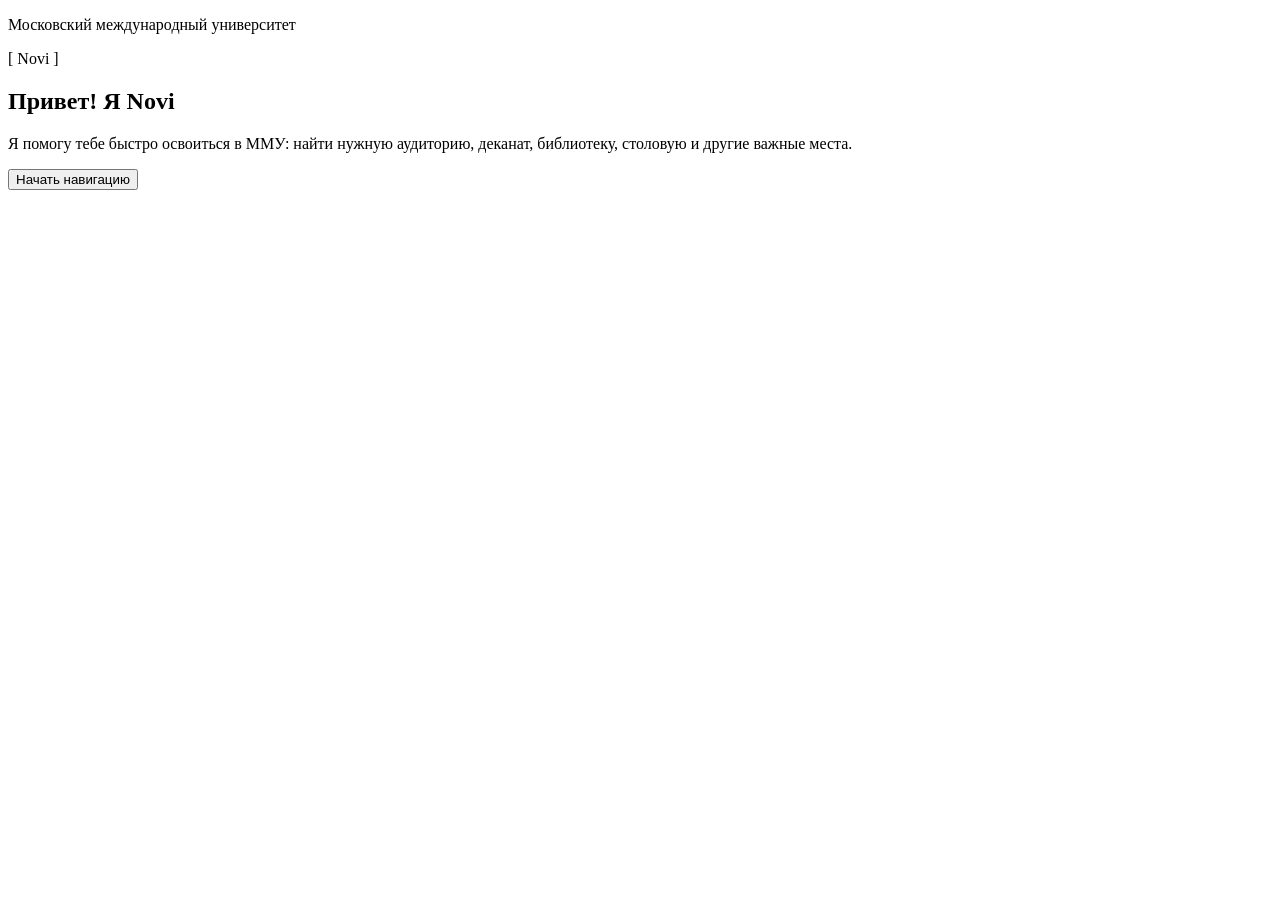
<file: frontend/index.html>
<!DOCTYPE html>
<html lang="ru">
<head>
  <meta charset="UTF-8" />
  <meta name="viewport" content="width=device-width, initial-scale=1.0" />
  <title>Novi — цифровой помощник ММУ</title>
</head>
<body>

  <header>
    <p>Московский международный университет</p>
  </header>

  <main>
    <section id="welcome-screen">

      <div id="mascot-placeholder" aria-hidden="true">[ Novi ]</div>

      <h1>Привет! Я Novi</h1>

      <p>
        Я помогу тебе быстро освоиться в ММУ: найти нужную аудиторию,
        деканат, библиотеку, столовую и другие важные места.
      </p>

      <button id="start-navigation-btn" type="button">Начать навигацию</button>

    </section>
  </main>

  <script>
    document.getElementById("start-navigation-btn").addEventListener("click", function () {
      console.log("TODO: переход к экрану 'Что ты хочешь найти?'");
    });
  </script>

</body>
</html>
</file>
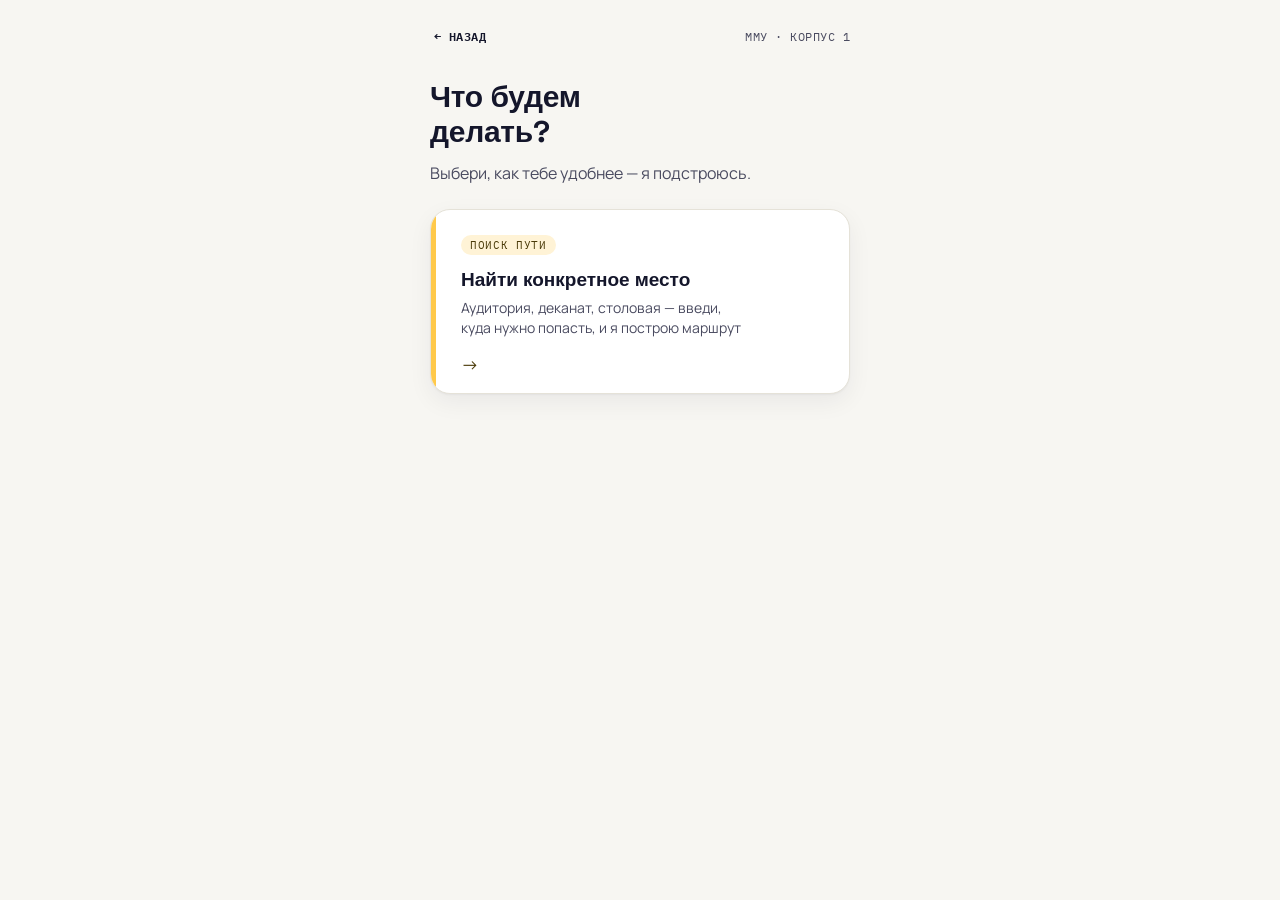
<file: frontend/choice.html>
<!DOCTYPE html>
<html lang="ru">
<head>
  <meta charset="UTF-8" />
  <meta name="viewport" content="width=device-width, initial-scale=1.0, viewport-fit=cover" />
  <title>Что будем делать? — Novi</title>
  <link rel="stylesheet" href="css/style.css" />
</head>
<body>

  <div class="screen">

    <div class="topbar">
      <a href="index.html" class="topbar__back" aria-label="Назад">← Назад</a>
      <span><a href="https://mi.university/" class="location-link">ММУ</a> · Корпус 1</span>
    </div>
    <h1>Что будем<br/>делать?</h1>
    <p class="lede">Выбери, как тебе удобнее — я подстроюсь.</p>

    <div class="choice-list">

      <a href="map.html" class="choice-card choice-card--path">
        <span class="choice-card__label">Поиск пути</span>
        <h2 class="choice-card__title">Найти конкретное место</h2>
        <p class="choice-card__desc">
          Аудитория, деканат, столовая — введи, куда нужно попасть,
          и я построю маршрут
        </p>
        <div class="choice-card__footer">
          <span class="choice-card__arrow" aria-hidden="true">→</span>
        </div>
      </a>

    </div>

    <div class="spacer"></div>

  </div>
 
</body>
</html>
</file>
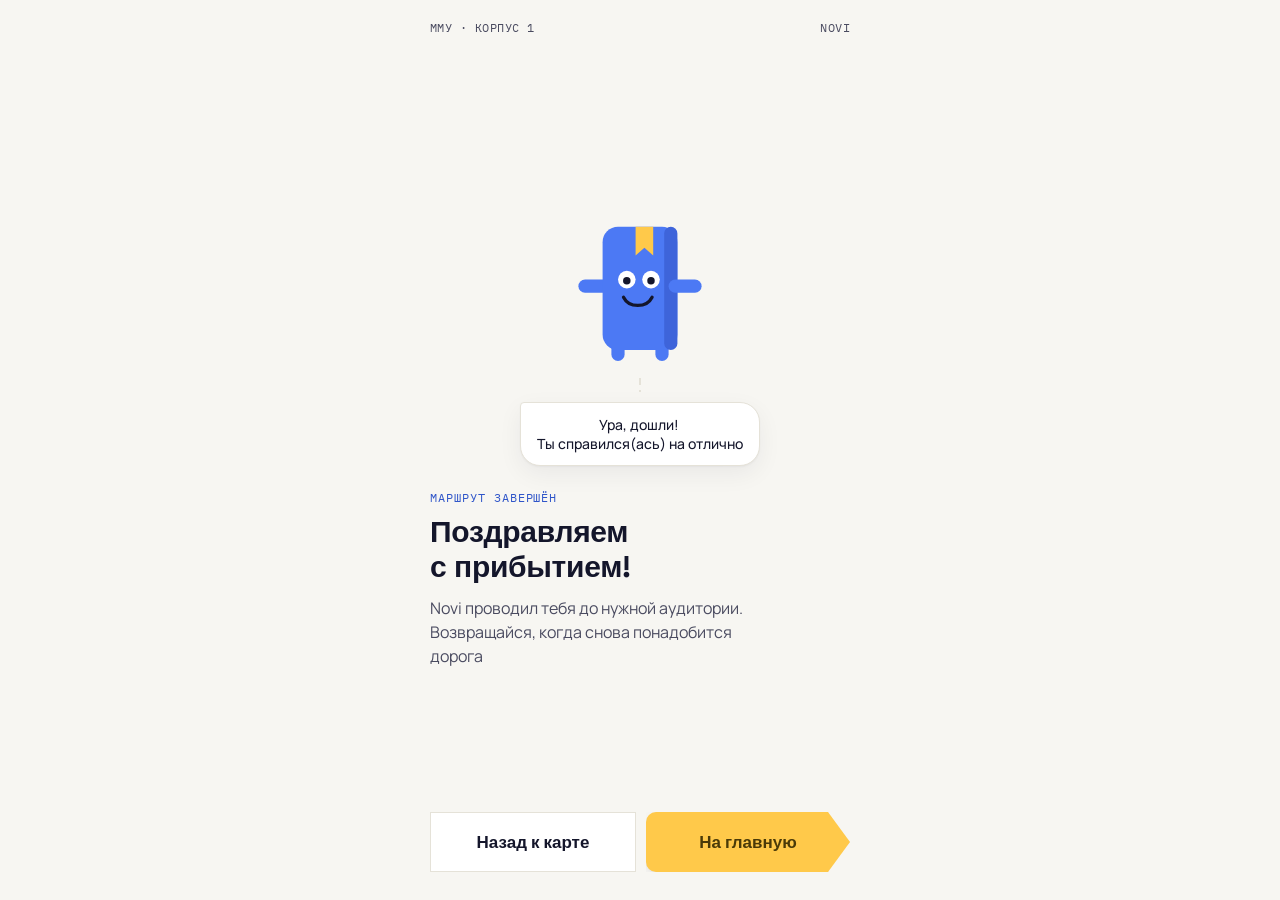
<file: frontend/finish.html>
<!DOCTYPE html>
<html lang="ru">
<head>
  <meta charset="UTF-8" />
  <meta name="viewport" content="width=device-width, initial-scale=1.0, viewport-fit=cover" />
  <title>Вы на месте — Novi</title>
  <link rel="stylesheet" href="css/style.css" />
</head>
<body>

  <div class="screen">

    <div class="topbar">
      <span>
      <a href="https://mi.university/" class="location-link">ММУ</a> · Корпус 1
      </span>
      <span>Novi</span>
    </div>

    <div class="spacer"></div>
    <div class="hero-mascot">

      <svg class="mascot mascot--celebrate" viewBox="0 0 120 150" fill="none" xmlns="http://www.w3.org/2000/svg" role="img" aria-label="Novi, маскот-книга, прыгает и радуется двумя руками">
        <g class="mascot__body">

          <rect class="mascot__leg mascot__leg--left" x="34" y="122" width="12" height="18" rx="6" fill="var(--mascot-blue)"/>
          <rect class="mascot__leg mascot__leg--right" x="74" y="122" width="12" height="18" rx="6" fill="var(--mascot-blue)"/>

          <rect class="mascot__wave-arm mascot__wave-arm--left" x="4" y="66" width="30" height="12" rx="6" fill="var(--mascot-blue)"/>

          <rect x="26" y="18" width="68" height="112" rx="14" fill="var(--mascot-blue)"/>
          <rect x="82" y="18" width="12" height="112" rx="6" fill="#3E64DA"/>

          <path d="M56 18H72V44L64 37L56 44V18Z" fill="var(--accent)"/>

          <circle cx="48" cy="66" r="8" fill="white"/>
          <circle cx="48" cy="67" r="3.4" fill="var(--ink)"/>
          <circle cx="70" cy="66" r="8" fill="white"/>
          <circle cx="70" cy="67" r="3.4" fill="var(--ink)"/>
          <path d="M45 82C50 92 66 92 71 82" stroke="var(--ink)" stroke-width="3" stroke-linecap="round" fill="none"/>

          <rect class="mascot__wave-arm mascot__wave-arm--right" x="86" y="66" width="30" height="12" rx="6" fill="var(--mascot-blue)"/>
        </g>
      </svg>

      <div class="route-line route-line--short"></div>
      <div class="bubble">Ура, дошли!&nbsp;<br>
        Ты справился(ась) на отлично
      </div>

    </div>

    <div style="margin-top: 20px;">
      <p class="eyebrow">Маршрут завершён</p>
      <h1>Поздравляем<br/>с прибытием!</h1>
      <p class="lede">
        Novi проводил тебя до нужной аудитории. Возвращайся, когда снова понадобится дорога
      </p>
    </div>

    <div class="spacer"></div>

    <div class="btn-row">
      <a href="map.html" class="btn-secondary">Назад к карте</a>
      <a href="index.html" class="btn-primary tag">
        <span>На главную</span>
      </a>
    </div>
  </div>

</body>
</html>
</file>
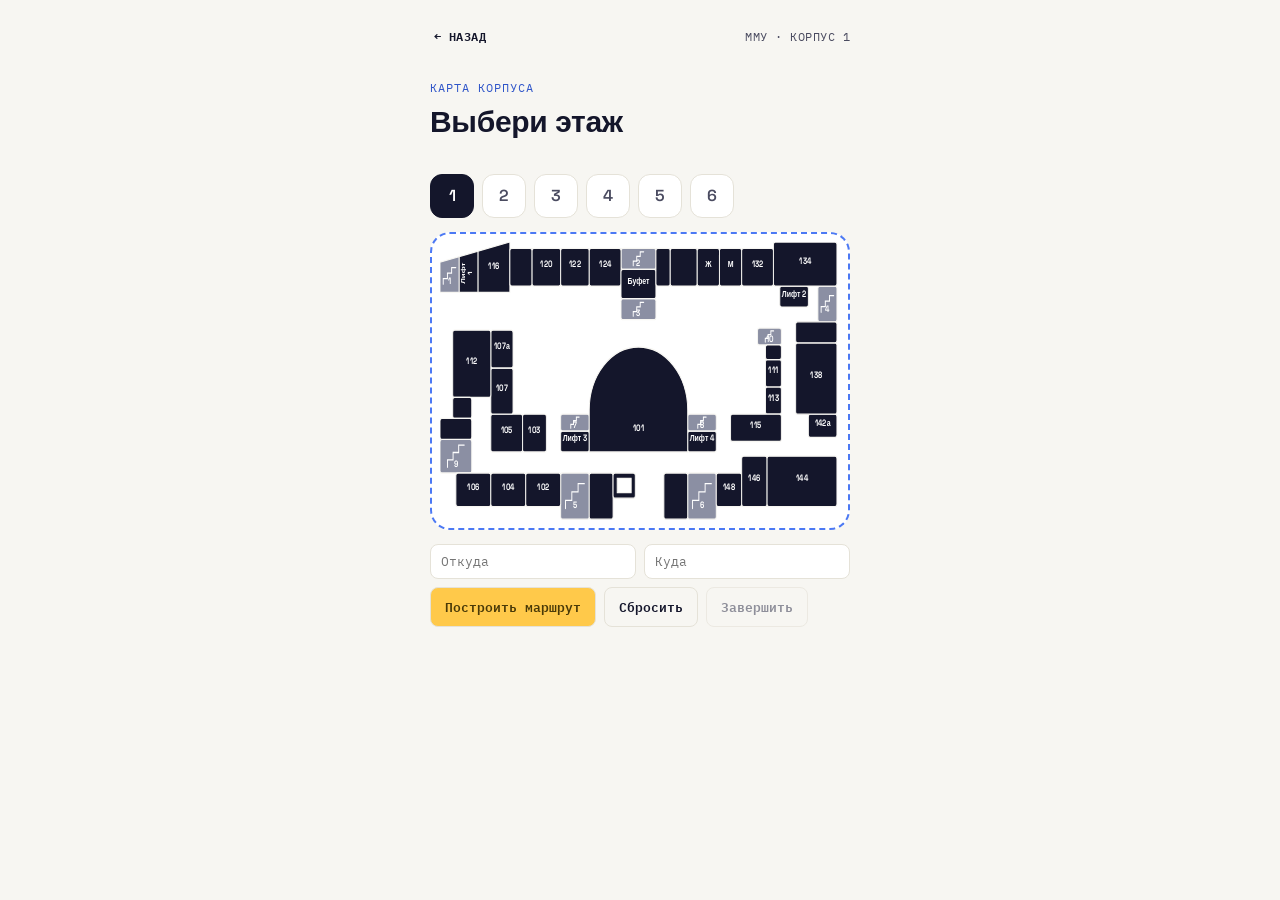
<file: frontend/map.html>
<!DOCTYPE html>
<html lang="ru">
<head>
  <meta charset="UTF-8" />
  <meta name="viewport" content="width=device-width, initial-scale=1.0, viewport-fit=cover" />
  <title>Карта — Novi</title>
  <link rel="stylesheet" href="css/style.css" />
  <link rel="stylesheet" href="css/map.css" />
</head>
<body>

  <div class="screen">

    <div class="topbar">
      <a href="choice.html" class="topbar__back" aria-label="Назад">← Назад</a>
      <span><a href="https://mi.university/" class="location-link">ММУ</a> · Корпус 1</span>
    </div>

    <p class="eyebrow">Карта корпуса</p>
    <h1>Выбери этаж</h1>

    <div class="floor-switch">
      <button type="button" class="floor-switch__btn floor-switch__btn--active" data-floor="1">1</button>
      <button type="button" class="floor-switch__btn" data-floor="2">2</button>
      <button type="button" class="floor-switch__btn" data-floor="3">3</button>
      <button type="button" class="floor-switch__btn" data-floor="4">4</button>
      <button type="button" class="floor-switch__btn" data-floor="5">5</button>
      <button type="button" class="floor-switch__btn" data-floor="6">6</button>
    </div>

    <div id="mapStage" class="map-placeholder"></div>

    <div class="route-manual">
      <div class="route-manual__field">
        <input type="text" id="startInput" class="route-manual__input" list="startDatalist"
               placeholder="Откуда" autocomplete="off" />
        <datalist id="startDatalist"></datalist>
      </div>
      <div class="route-manual__field">
        <input type="text" id="destInput" class="route-manual__input" list="destDatalist"
               placeholder="Куда" autocomplete="off" />
        <datalist id="destDatalist"></datalist>
      </div>
      <button type="button" id="buildRouteBtn" class="route-manual__btn">Построить маршрут</button>
      <button type="button" id="clearSelectionBtn" class="route-manual__btn route-manual__btn--ghost">Сбросить</button>
      <button type="button" id="finishRouteBtn" class="route-manual__btn">Завершить</button>
    </div>

    <div id="routeControls" class="route-controls" style="display:none;">
      <div class="route-controls__row">
        <button type="button" id="routePrevBtn">← Назад</button>
        <span id="routeStepLabel" class="route-controls__label"></span>
        <button type="button" id="routeNextBtn">Дальше →</button>
      </div>
      <p id="routeInstruction" class="route-controls__instruction"></p>
    </div>

  </div>

  <script src="floors/floor_1_data.js"></script>
  <script src="floors/floor_2_data.js"></script>
  <script src="floors/floor_3_data.js"></script>
  <script src="floors/floor_4_data.js"></script>
  <script src="floors/floor_5_data.js"></script>
  <script src="floors/floor_6_data.js"></script>
  <script src="js/map.js"></script>
</body>
</html>
</file>
<file: frontend/css/style.css>
/* =========================================================
   Novi — дизайн-система (первые экраны)
   Токены подобраны под предмет: цифровой гид-навигатор по кампусу.
   Синий — уже установленный цвет маскота Novi (из брифа хакатона).
   Жёлтый — цвет закладки маскота, он же акцент для "найти путь".
   Тил — второй акцент, только для "экскурсии" (различать 2 сценария).
   ========================================================= */

@import url('https://fonts.googleapis.com/css2?family=Space+Grotesk:wght@500;600;700&family=Manrope:wght@400;500;600;700&family=IBM+Plex+Mono:wght@500&display=swap');

:root {
  /* Цвет */
  --ink: #14162B;
  --ink-soft: #4A4B60;
  --bg: #F7F6F2;
  --surface: #FFFFFF;
  --line: #E5E2D8;

  --mascot-blue: #4C79F4;
  --mascot-blue-dark: #2F55C9;

  --accent: #FFC94A;       /* найти путь */
  --accent-ink: #4A3A08;

  --accent-2: #1F8A73;     /* экскурсия */
  --accent-2-soft: #E4F3EF;

  /* Типографика */
  --font-display: 'Space Grotesk', 'Segoe UI', sans-serif;
  --font-body: 'Manrope', 'Segoe UI', sans-serif;
  --font-mono: 'IBM Plex Mono', ui-monospace, monospace;

  /* Форма */
  --radius-card: 20px;
  --radius-btn: 16px;

  --shadow-soft: 0 1px 2px rgba(20, 22, 43, 0.04), 0 8px 24px rgba(20, 22, 43, 0.06);
}

* { box-sizing: border-box; }

html { -webkit-text-size-adjust: 100%; }

body {
  margin: 0;
  min-height: 100svh;
  background: var(--bg);
  color: var(--ink);
  font-family: var(--font-body);
  -webkit-font-smoothing: antialiased;
}

/* Экран рассчитан на мобильный кадр, но не заперт в нём —
   на широких экранах контент центрируется в узкой колонке,
   как будто это витрина телефона на витрине. */
.screen {
  max-width: 460px;
  margin: 0 auto;
  min-height: 100svh;
  padding: max(20px, env(safe-area-inset-top)) 20px 28px;
  display: flex;
  flex-direction: column;
}

a { color: inherit; }

button { font: inherit; }

:focus-visible {
  outline: 2px solid var(--mascot-blue-dark);
  outline-offset: 3px;
}

@media (prefers-reduced-motion: reduce) {
  * { animation-duration: 0.001ms !important; animation-iteration-count: 1 !important; transition-duration: 0.001ms !important; }
}

/* ---------- Топбар ---------- */

.topbar {
  display: flex;
  align-items: center;
  justify-content: space-between;
  font-family: var(--font-mono);
  font-size: 12px;
  letter-spacing: 0.04em;
  text-transform: uppercase;
  color: var(--ink-soft);
  padding-bottom: 28px;
}

.topbar__back {
  display: inline-flex;
  align-items: center;
  gap: 6px;
  text-decoration: none;
  color: var(--ink);
  font-weight: 600;
  padding: 6px 4px;
}

/* ---------- Маскот: по центру, прыгает и машет рукой ---------- */

.hero-mascot {
  display: flex;
  flex-direction: column;
  align-items: center;
  text-align: center;
}

.mascot {
  width: 132px;
  height: auto;
  overflow: visible;
}

@media (prefers-reduced-motion: no-preference) {
  .mascot__body {
    animation: mascot-jump 2.1s infinite;
    animation-timing-function: cubic-bezier(0.55, 0, 0.85, 0.35);
    transform-box: fill-box;
    transform-origin: 50% 100%;
  }

  .mascot__wave-arm {
    animation: mascot-wave 2.1s ease-out infinite;
    transform-box: fill-box;
    transform-origin: 0% 50%;
  }

  .mascot__leg--left {
    animation: mascot-leg-left 2.1s infinite;
    transform-box: fill-box;
    transform-origin: 50% 0%;
  }

  .mascot__leg--right {
    animation: mascot-leg-right 2.1s infinite;
    transform-box: fill-box;
    transform-origin: 50% 0%;
  }
}

/* Резкий мультяшный прыжок: приседание -> быстрый рывок вверх -> короткое
   зависание -> жёсткое приземление со сплющиванием -> пауза перед повтором.
   Своя timing-function на каждом кадре — рывок быстрый, зависание линейное,
   падение ускоряющееся, а не единая сглаженная синусоида. */
@keyframes mascot-jump {
  0%        { transform: translateY(0) scaleY(1); animation-timing-function: cubic-bezier(0.55, 0, 0.85, 0.35); }
  8%        { transform: translateY(5px) scaleY(0.82); animation-timing-function: cubic-bezier(0.16, 1, 0.3, 1); }
  24%       { transform: translateY(-20px) scaleY(1.08); animation-timing-function: linear; }
  38%       { transform: translateY(-18px) scaleY(1.02); animation-timing-function: cubic-bezier(0.7, 0, 0.84, 0); }
  54%       { transform: translateY(0) scaleY(0.86); animation-timing-function: ease-out; }
  64%       { transform: translateY(0) scaleY(1.03); animation-timing-function: ease-out; }
  72%, 100% { transform: translateY(0) scaleY(1); }
}

/* Взмах начинается сразу на подъёме (~8–24%), а не в верхней точке */
@keyframes mascot-wave {
  0%, 6%, 66%, 100% { transform: rotate(45deg); }
  12% { transform: rotate(-50deg); }
  18% { transform: rotate(12deg); }
  24% { transform: rotate(-30deg); }
  30% { transform: rotate(6deg); }
  36% { transform: rotate(20deg); }
}

/* Ноги слегка раздвигаются в момент прыжка и сходятся при приземлении */
@keyframes mascot-leg-left {
  0%, 6%, 66%, 100% { transform: translateX(0) rotate(0deg); }
  24% { transform: translateX(-6px) rotate(10deg); }
  54% { transform: translateX(0) rotate(0deg); }
}

@keyframes mascot-leg-right {
  0%, 6%, 66%, 100% { transform: translateX(0) rotate(0deg); }
  24% { transform: translateX(6px) rotate(-10deg); }
  54% { transform: translateX(0) rotate(0deg); }
}

.mascot__arm-left {
  transform-box: fill-box;
  transform-origin: 100% 50%;  /* точка крепления к телу — правый край руки */
  transform: rotate(-45deg);   /* минус = свободный конец опускается вниз */
}

/* ---------- Маскот-версия "радуется": обе руки подняты вверх ---------- */

@media (prefers-reduced-motion: no-preference) {
  .mascot--celebrate .mascot__wave-arm--left {
    animation: mascot-wave-left 2.1s ease-out infinite;
    transform-box: fill-box;
    transform-origin: 100% 50%;
  }

  .mascot--celebrate .mascot__wave-arm--right {
    animation: mascot-wave 2.1s ease-out infinite;
    transform-box: fill-box;
    transform-origin: 0% 50%;
  }
}

@media (prefers-reduced-motion: reduce) {
  .mascot--celebrate .mascot__wave-arm--left { transform: rotate(-225deg); }
  .mascot--celebrate .mascot__wave-arm--right { transform: rotate(45deg); }
}

/* Зеркальное отражение mascot-wave для левой руки (крепление с другой стороны) */
@keyframes mascot-wave-left {
  0%, 6%, 66%, 100% { transform: rotate(225deg); }
  12% { transform: rotate(320deg); }
  18% { transform: rotate(258deg); }
  24% { transform: rotate(300deg); }
  30% { transform: rotate(264deg); }
  36% { transform: rotate(250deg); }
}

/* ---------- Пунктирный маршрут — сквозной сигнатурный элемент ---------- */

.route-line {
  width: 2px;
  flex: 1;
  min-height: 28px;
  margin: 10px 0;
  background-image: linear-gradient(var(--line) 55%, transparent 0%);
  background-position: left;
  background-size: 2px 12px;
  background-repeat: repeat-y;
}

.route-line--short {
  min-height: 16px;
  margin-top: 4px;
}

.route-dot {
  width: 8px;
  height: 8px;
  border-radius: 50%;
  background: var(--mascot-blue);
}

/* ---------- Тег-форма (сигнатурная фигура: бирка навигатора) ----------
   Форма позаимствована у указателей/бирок на плане этажа: прямоугольник
   со срезанным левым краем и "проушиной" — как физическая табличка,
   которую вешают на дверь кабинета. Используется для главной кнопки
   и для карточек выбора на втором экране. */

.tag {
  --tag-notch: 22px;
  position: relative;
  border-radius: 10px 0 0 10px;
  clip-path: polygon(
    0% 0%, calc(100% - var(--tag-notch)) 0%, 100% 50%, calc(100% - var(--tag-notch)) 100%, 0% 100%
  );
  padding-right: calc(var(--tag-notch) + 14px);
}

/* ---------- Кнопки ---------- */

.btn-primary {
  display: flex;
  align-items: center;
  justify-content: center;
  position: relative;
  gap: 12px;
  width: 100%;
  border: none;
  background: var(--accent);
  color: var(--accent-ink);
  font-family: var(--font-display);
  font-weight: 600;
  font-size: 17px;
  padding: 18px 20px;
  cursor: pointer;
  text-decoration: none;
  box-shadow: var(--shadow-soft);
  transition: transform 0.15s ease, box-shadow 0.15s ease;
}

.btn-primary:hover {
  transform: translateY(-1px);
  box-shadow: 0 2px 4px rgba(20,22,43,0.05), 0 14px 28px rgba(20,22,43,0.09);
}

.btn-primary:active {
  transform: translateY(0);
}

.btn-primary__arrow {
  position: absolute;
  right: calc(var(--tag-notch, 22px) + 20px);
  font-size: 20px;
  line-height: 1;
}

/* Вторичная кнопка той же "бирочной" формы — для второстепенного
   действия рядом с основной (например "Назад к карте" рядом с
   "На главную") — обводка вместо заливки, без тени и стрелки. */
.btn-secondary {
  display: flex;
  align-items: center;
  justify-content: center;
  width: 100%;
  border: 1px solid var(--line);
  background: var(--surface);
  color: var(--ink);
  font-family: var(--font-display);
  font-weight: 600;
  font-size: 17px;
  padding: 18px 20px;
  cursor: pointer;
  text-decoration: none;
  transition: border-color 0.15s ease, color 0.15s ease;
}

.btn-secondary:hover {
  border-color: var(--mascot-blue);
  color: var(--mascot-blue-dark);
}

.btn-row {
  display: flex;
  gap: 10px;
}

.btn-row .btn-primary,
.btn-row .btn-secondary {
  flex: 1;
}

/* ---------- Типографика контента ---------- */

.eyebrow {
  font-family: var(--font-mono);
  font-size: 12px;
  letter-spacing: 0.08em;
  text-transform: uppercase;
  color: var(--mascot-blue-dark);
  margin: 0 0 10px;
}

h1 {
  font-family: var(--font-display);
  font-size: 30px;
  line-height: 1.15;
  letter-spacing: -0.01em;
  margin: 0 0 12px;
}

.lede {
  font-size: 16px;
  line-height: 1.5;
  color: var(--ink-soft);
  margin: 0;
  max-width: 34ch;
}

/* ---------- Речевой пузырь маскота ---------- */

.bubble {
  background: var(--surface);
  border: 1px solid var(--line);
  border-radius: var(--radius-card);
  border-top-left-radius: 4px;
  padding: 12px 16px;
  font-size: 14px;
  font-weight: 500;
  box-shadow: var(--shadow-soft);
  display: inline-block;
  margin-bottom: 4px;
}

/* ---------- Индикатор шагов ---------- */

.step-indicator {
  display: flex;
  gap: 6px;
  margin-bottom: 18px;
}

.step-indicator__dot {
  width: 22px;
  height: 4px;
  border-radius: 2px;
  background: var(--line);
}

.step-indicator__dot--active {
  background: var(--mascot-blue);
}

/* ---------- Карточки выбора (экран 2) ---------- */

.choice-list {
  display: flex;
  flex-direction: column;
  gap: 14px;
  margin-top: 24px;
}

.choice-card {
  display: block;
  position: relative;
  background: var(--surface);
  border: 1px solid var(--line);
  border-radius: var(--radius-card);
  overflow: hidden;
  text-decoration: none;
  color: var(--ink);
  padding: 22px 22px 20px 30px;
  box-shadow: var(--shadow-soft);
  transition: transform 0.15s ease, box-shadow 0.15s ease, border-color 0.15s ease;
}

.choice-card:hover {
  transform: translateY(-2px);
  box-shadow: 0 2px 4px rgba(20,22,43,0.05), 0 16px 32px rgba(20,22,43,0.10);
}

.choice-card:hover .choice-card__arrow {
  transform: translateX(3px);
}

.choice-card::before {
  content: "";
  position: absolute;
  left: 0;
  top: 0;
  bottom: 0;
  width: 5px;
}

.choice-card--path::before { background: var(--accent); }
.choice-card--tour::before { background: var(--accent-2); }

.choice-card__label {
  font-family: var(--font-mono);
  font-size: 11px;
  letter-spacing: 0.06em;
  text-transform: uppercase;
  padding: 3px 9px;
  border-radius: 100px;
  display: inline-block;
  margin-bottom: 12px;
}

.choice-card--path .choice-card__label { background: #FFF3D6; color: var(--accent-ink); }
.choice-card--tour .choice-card__label { background: var(--accent-2-soft); color: var(--accent-2); }

.choice-card__title {
  font-family: var(--font-display);
  font-size: 19px;
  font-weight: 600;
  margin: 0 0 6px;
}

.choice-card__desc {
  font-size: 14px;
  line-height: 1.45;
  color: var(--ink-soft);
  margin: 0;
  max-width: 32ch;
}

.choice-card__footer {
  display: flex;
  align-items: center;
  justify-content: space-between;
  margin-top: 16px;
}

.choice-card__meta {
  display: flex;
  align-items: center;
  gap: 6px;
  font-family: var(--font-mono);
  font-size: 12px;
  color: var(--ink-soft);
}

.choice-card__arrow {
  font-size: 18px;
  line-height: 1;
  color: var(--ink-soft);
  transition: transform 0.15s ease;
}

.choice-card--path .choice-card__arrow { color: var(--accent-ink); }
.choice-card--tour .choice-card__arrow { color: var(--accent-2); }

/* ---------- Footer / spacer ---------- */

.spacer { flex: 1; }

.hint {
  text-align: center;
  font-size: 12px;
  color: var(--ink-soft);
  margin-top: 18px;
}

.location-link {
    color: inherit;
    text-decoration: none;
}
/* ---------- Сетка выбора места назначения (мобильная версия, экран choice2) ---------- */

.dest-grid {
  display: grid;
  grid-template-columns: 1fr 1fr;
  gap: 12px;
  margin-top: 20px;
}

.dest-tile {
  display: flex;
  flex-direction: column;
  gap: 6px;
  background: var(--surface);
  border: 1px solid var(--line);
  border-radius: 16px;
  padding: 16px 14px;
  text-decoration: none;
  color: var(--ink);
  box-shadow: var(--shadow-soft);
  transition: transform 0.15s ease, box-shadow 0.15s ease, border-color 0.15s ease;
}

.dest-tile:active {
  transform: scale(0.97);
}

@media (hover: hover) {
  .dest-tile:hover {
    transform: translateY(-2px);
    box-shadow: 0 2px 4px rgba(20,22,43,0.05), 0 14px 28px rgba(20,22,43,0.09);
  }
}

.dest-tile__emoji {
  font-size: 26px;
  line-height: 1;
}

.dest-tile__title {
  font-family: var(--font-display);
  font-size: 15px;
  font-weight: 600;
  line-height: 1.25;
}

.dest-tile__meta {
  font-family: var(--font-mono);
  font-size: 11px;
  color: var(--ink-soft);
  margin: 0;
}

.dest-tile--highlight {
  background: #FFF3D6;
  border-color: var(--accent);
}

/* ---------- Поиск аудитории (мобильная версия, экран rooms.html) ---------- */

.search-box {
  display: flex;
  gap: 10px;
  margin-top: 22px;
}

.room-input {
  flex: 1;
  min-width: 0;
  border: 1px solid var(--line);
  border-radius: var(--radius-btn);
  background: var(--surface);
  font-family: var(--font-display);
  font-weight: 600;
  font-size: 17px;
  color: var(--ink);
  padding: 14px 16px;
  outline: none;
  transition: border-color 0.15s ease, box-shadow 0.15s ease;
}

.room-input::placeholder {
  color: var(--ink-soft);
  font-weight: 500;
}

.room-input:focus {
  border-color: var(--mascot-blue);
  box-shadow: 0 0 0 3px rgba(76, 121, 244, 0.15);
}

.btn-search {
  flex: 0 0 auto;
  border: none;
  background: var(--accent);
  color: var(--accent-ink);
  font-family: var(--font-display);
  font-weight: 600;
  font-size: 15px;
  padding: 0 20px;
  border-radius: var(--radius-btn);
  cursor: pointer;
  white-space: nowrap;
  box-shadow: var(--shadow-soft);
  transition: transform 0.15s ease;
}

.btn-search:active { transform: scale(0.97); }

/* Результат поиска */
.search-result {
  margin-top: 18px;
  background: var(--surface);
  border: 1px solid var(--line);
  border-radius: var(--radius-card);
  padding: 18px;
  box-shadow: var(--shadow-soft);
}

.result-header { margin-bottom: 14px; }

.result-label {
  font-family: var(--font-mono);
  font-size: 11px;
  letter-spacing: 0.06em;
  text-transform: uppercase;
  color: var(--mascot-blue-dark);
}

.result-content {
  display: flex;
  align-items: center;
  gap: 14px;
  margin-bottom: 18px;
}

.result-icon { font-size: 34px; }

.result-info strong {
  display: block;
  font-family: var(--font-display);
  font-size: 17px;
  margin-bottom: 4px;
}

.result-info p {
  font-size: 13px;
  color: var(--ink-soft);
  margin: 0;
}

.btn-build-route {
  width: 100%;
  border: none;
  background: var(--accent);
  color: var(--accent-ink);
  font-family: var(--font-display);
  font-weight: 600;
  font-size: 15px;
  padding: 14px;
  border-radius: var(--radius-btn);
  cursor: pointer;
  transition: transform 0.15s ease;
}

.btn-build-route:active { transform: scale(0.98); }

/* Частый поиск */
.frequent-search { margin-top: 26px; }

.frequent-label {
  font-family: var(--font-mono);
  font-size: 11px;
  letter-spacing: 0.06em;
  text-transform: uppercase;
  color: var(--ink-soft);
  margin-bottom: 12px;
}

.frequent-buttons {
  display: flex;
  flex-wrap: wrap;
  gap: 8px;
}

.freq-btn {
  border: 1px solid var(--line);
  background: var(--surface);
  color: var(--ink-soft);
  font-family: var(--font-mono);
  font-weight: 600;
  font-size: 13px;
  padding: 8px 16px;
  border-radius: 100px;
  cursor: pointer;
  transition: all 0.15s ease;
}

.freq-btn:active { transform: scale(0.96); }

@media (hover: hover) {
  .freq-btn:hover {
    border-color: var(--mascot-blue);
    color: var(--mascot-blue-dark);
  }
}

/* ---------- Переключатель этажей (экран карты) ---------- */

.floor-switch {
  display: flex;
  gap: 8px;
  overflow-x: auto;
  padding-bottom: 4px;
  margin: 22px 0 10px;
  -webkit-overflow-scrolling: touch;
}

.floor-switch__btn {
  flex: 0 0 auto;
  width: 44px;
  height: 44px;
  border-radius: 12px;
  border: 1px solid var(--line);
  background: var(--surface);
  color: var(--ink-soft);
  font-family: var(--font-display);
  font-weight: 600;
  font-size: 16px;
  cursor: pointer;
  transition: all 0.15s ease;
}

.floor-switch__btn--active {
  background: var(--ink);
  border-color: var(--ink);
  color: white;
}

.map-placeholder {
  position: relative;
  width: 100%;
  height: 0;
  padding-top: 70%; /* 700 / 1000 = 0.7 — держит пропорции viewBox 1000x700 в любом браузере */
  border: 2px dashed var(--mascot-blue);
  border-radius: var(--radius-card);
  background: var(--surface);
  overflow: hidden;
  text-align: center;
  color: var(--ink-soft);
  font-family: var(--font-mono);
  font-size: 13px;
}

.map-placeholder > .floor-svg,
.map-placeholder > .map-placeholder--loading {
  position: absolute;
  top: 8px;
  left: 8px;
  right: 8px;
  bottom: 8px;
}
</file>
<file: frontend/css/map.css>
/* ---------- Ручной выбор старта/финиша + шаги маршрута ---------- */

.route-manual {
  display: flex;
  flex-wrap: wrap;
  gap: 8px;
  margin-top: 14px;
}

.route-manual__field {
  flex: 1 1 160px;
  min-width: 140px;
}

.route-manual__input {
  width: 100%;
  box-sizing: border-box;
  border: 1px solid var(--line);
  background: var(--surface);
  color: var(--ink);
  font-family: var(--font-mono);
  font-size: 13px;
  padding: 8px 10px;
  border-radius: 8px;
}

.route-manual__input:focus {
  outline: none;
  border-color: var(--mascot-blue);
}

/* поле подсвечиваем, если введённый текст не совпал ни с одним кабинетом —
   сразу видно, что выбор ещё не "принят" (см. .is-invalid в map.js) */
.route-manual__input.is-invalid {
  border-color: var(--accent);
}

.route-manual__btn {
  border: 1px solid var(--line);
  background: var(--accent);
  color: var(--accent-ink);
  font-family: var(--font-mono);
  font-weight: 600;
  font-size: 13px;
  padding: 8px 14px;
  border-radius: 8px;
  cursor: pointer;
  transition: opacity 0.15s ease;
}

.route-manual__btn:hover { opacity: 0.85; }

.route-manual__btn--ghost {
  background: var(--bg);
  color: var(--ink);
}

/* "Завершить" — неактивна, пока маршрут не построен или не пройден
   до последнего шага (см. updateFinishButtonState в map.js) */
.route-manual__btn:disabled,
.route-manual__btn--disabled {
  background: var(--bg);
  color: var(--ink-soft);
  border-color: var(--line);
  cursor: not-allowed;
  opacity: 0.6;
}

.route-manual__btn:disabled:hover,
.route-manual__btn--disabled:hover {
  opacity: 0.6;
}

.route-controls {
  display: flex;
  flex-direction: column;
  gap: 8px;
  margin-top: 12px;
  padding: 10px 12px;
  border: 1px solid var(--line);
  border-radius: 10px;
  background: var(--surface);
}

.route-controls__row {
  display: flex;
  align-items: center;
  justify-content: space-between;
  gap: 10px;
}

.route-controls__instruction {
  margin: 0;
  padding-top: 8px;
  border-top: 1px solid var(--line);
  font-family: var(--font-mono);
  font-size: 13px;
  line-height: 1.4;
  color: var(--ink);
  text-align: center;
}

.route-controls button {
  border: 1px solid var(--line);
  background: var(--bg);
  color: var(--ink);
  font-family: var(--font-mono);
  font-weight: 600;
  font-size: 13px;
  padding: 6px 12px;
  border-radius: 8px;
  cursor: pointer;
}

.route-controls__label {
  font-family: var(--font-mono);
  font-size: 13px;
  color: var(--ink-soft);
  text-align: center;
  flex: 1;
}

/* ---------- Содержимое площадки карты (заполняется файлами из /floors) ---------- */

.floor-svg {
  width: 100%;
  height: 100%;
  display: block;
}

.room {
  fill: var(--ink);
  stroke: var(--bg);
  stroke-width: 3;
  cursor: pointer;
  transition: fill 0.15s ease;
}

.room:hover { fill: var(--mascot-blue); }
.room.is-start { fill: var(--accent-2); }
.room.is-dest  { fill: var(--accent); }

/* Лестница — отдельный цвет + значок ступенек, чтобы отличалась с первого взгляда */
/* Кабинет-"рамка" (прямоугольник с отверстием): клик и наведение ловятся
   невидимым элементом на всю площадь, включая дырку — подсветка вешается
   через родительскую группу .room-group, поэтому срабатывает при наведении
   на любую часть фигуры независимо от порядка отрисовки внутри группы */
.frame-hit-area {
  cursor: pointer;
}
.room-group:hover .room {
  fill: var(--mascot-blue);
}

.room--stairs {
  fill: #8B8FA3;
}
.room--stairs:hover { fill: var(--mascot-blue); }

.stairs-icon {
  stroke: white;
  stroke-width: 3;
  stroke-linecap: round;
  fill: none;
  pointer-events: none;
}

.room-label {
  fill: white;
  font-weight: 700;
  text-anchor: middle;
  pointer-events: none;
}

/* Нестандартные формы (атриум и т.п.) — path/polygon вместо rect */
.atrium {
  fill: none;
  stroke: var(--ink);
  stroke-width: 3;
  cursor: pointer;
}

.atrium-label {
  fill: var(--ink);
  font-weight: 700;
  text-anchor: middle;
  pointer-events: none;
}

/* Граф коридора — опорные точки под линию маршрута, пользователю не видны.
   Видимость всех точек графа (в т.ч. дверей) переключается разом через
   класс debug-points на #mapStage — см. SHOW_GRAPH_POINTS в map.js.
   Размер/цвет точек — через window.GRAPH_POINT_RADIUS / GRAPH_POINT_COLOR /
   GRAPH_DOOR_COLOR в floor-N-data.js (см. рядом с window.MAP_FONT). */
.corridor-node {
  fill: var(--graph-point-color, var(--ink-soft));
  opacity: 0;
  r: var(--graph-point-radius, 4);
}

.corridor-edge {
  stroke: var(--graph-point-color, var(--ink-soft));
  stroke-width: 1;
  opacity: 0;
}

/* Точка-дверь кабинета (room.door) — своя точка коридора для маршрута */
.door-node {
  fill: var(--graph-door-color, var(--mascot-blue));
  opacity: 0;
  r: var(--graph-point-radius, 4);
}

.door-edge {
  stroke: var(--graph-door-color, var(--mascot-blue));
  stroke-width: 1;
  stroke-dasharray: 3 3;
  opacity: 0;
}

/* дверь физически есть на карте, но исключена из маршрута (room.blockedDoors) —
   в debug-режиме красная, без линии-связи к коридору (связи и нет в графе) */
.door-node--blocked {
  fill: #ff3b3b;
}

.debug-points .corridor-node,
.debug-points .corridor-edge,
.debug-points .door-node,
.debug-points .door-edge {
  opacity: 1;
}

/* Найденный кратчайший маршрут (Дейкстра) — виден всегда, не только
   в debug-режиме, это уже пользовательская фича, а не служебные точки */
.route-path {
  fill: none;
  stroke: var(--route-color, var(--accent));
  stroke-width: 4;
  stroke-linecap: round;
  stroke-linejoin: round;
  pointer-events: none;
}

.map-placeholder--loading {
  display: flex;
  align-items: center;
  justify-content: center;
  margin: 0;
  color: var(--ink-soft);
  font-family: var(--font-mono);
  font-size: 13px;
}

/* ---------- Всплывающее окошко про кабинет ---------- */

.room-popup {
  position: fixed;
  z-index: 1000;
  background: var(--surface);
  border: 1px solid var(--line);
  border-radius: 14px;
  padding: 12px 14px;
  box-shadow: var(--shadow-soft);
  min-width: 160px;
  max-width: 220px;
  text-align: center;
}

.room-popup::after {
  content: "";
  position: absolute;
  width: 12px;
  height: 12px;
  background: var(--surface);
}

/* попап над кабинетом — стрелка снизу, смотрит вниз на кабинет */
.room-popup--top::after {
  left: 50%;
  bottom: -7px;
  transform: translateX(-50%) rotate(45deg);
  border-right: 1px solid var(--line);
  border-bottom: 1px solid var(--line);
}

/* попап под кабинетом — стрелка сверху, смотрит вверх на кабинет */
.room-popup--bottom::after {
  left: 50%;
  top: -7px;
  transform: translateX(-50%) rotate(45deg);
  border-left: 1px solid var(--line);
  border-top: 1px solid var(--line);
}

/* попап справа от кабинета — стрелка слева, смотрит на кабинет */
.room-popup--right::after {
  top: 50%;
  left: -7px;
  transform: translateY(-50%) rotate(45deg);
  border-bottom: 1px solid var(--line);
  border-left: 1px solid var(--line);
}

/* попап слева от кабинета — стрелка справа, смотрит на кабинет */
.room-popup--left::after {
  top: 50%;
  right: -7px;
  transform: translateY(-50%) rotate(45deg);
  border-top: 1px solid var(--line);
  border-right: 1px solid var(--line);
}

.room-popup__title {
  font-family: var(--font-display);
  font-weight: 700;
  font-size: 14px;
  color: var(--ink);
  margin-bottom: 10px;
}

.room-popup__actions {
  display: flex;
  gap: 6px;
}

.room-popup__btn {
  flex: 1;
  border: 1px solid var(--line);
  background: var(--bg);
  color: var(--ink);
  font-family: var(--font-mono);
  font-weight: 600;
  font-size: 12px;
  padding: 8px 6px;
  border-radius: 8px;
  cursor: pointer;
  transition: all 0.15s ease;
}

.room-popup__btn:hover {
  border-color: var(--mascot-blue);
  color: var(--mascot-blue-dark);
}

.room-popup__btn--start.is-active {
  background: var(--accent-2);
  border-color: var(--accent-2);
  color: white;
}

.room-popup__btn--dest.is-active {
  background: var(--accent);
  border-color: var(--accent);
  color: var(--accent-ink);
}
</file>
